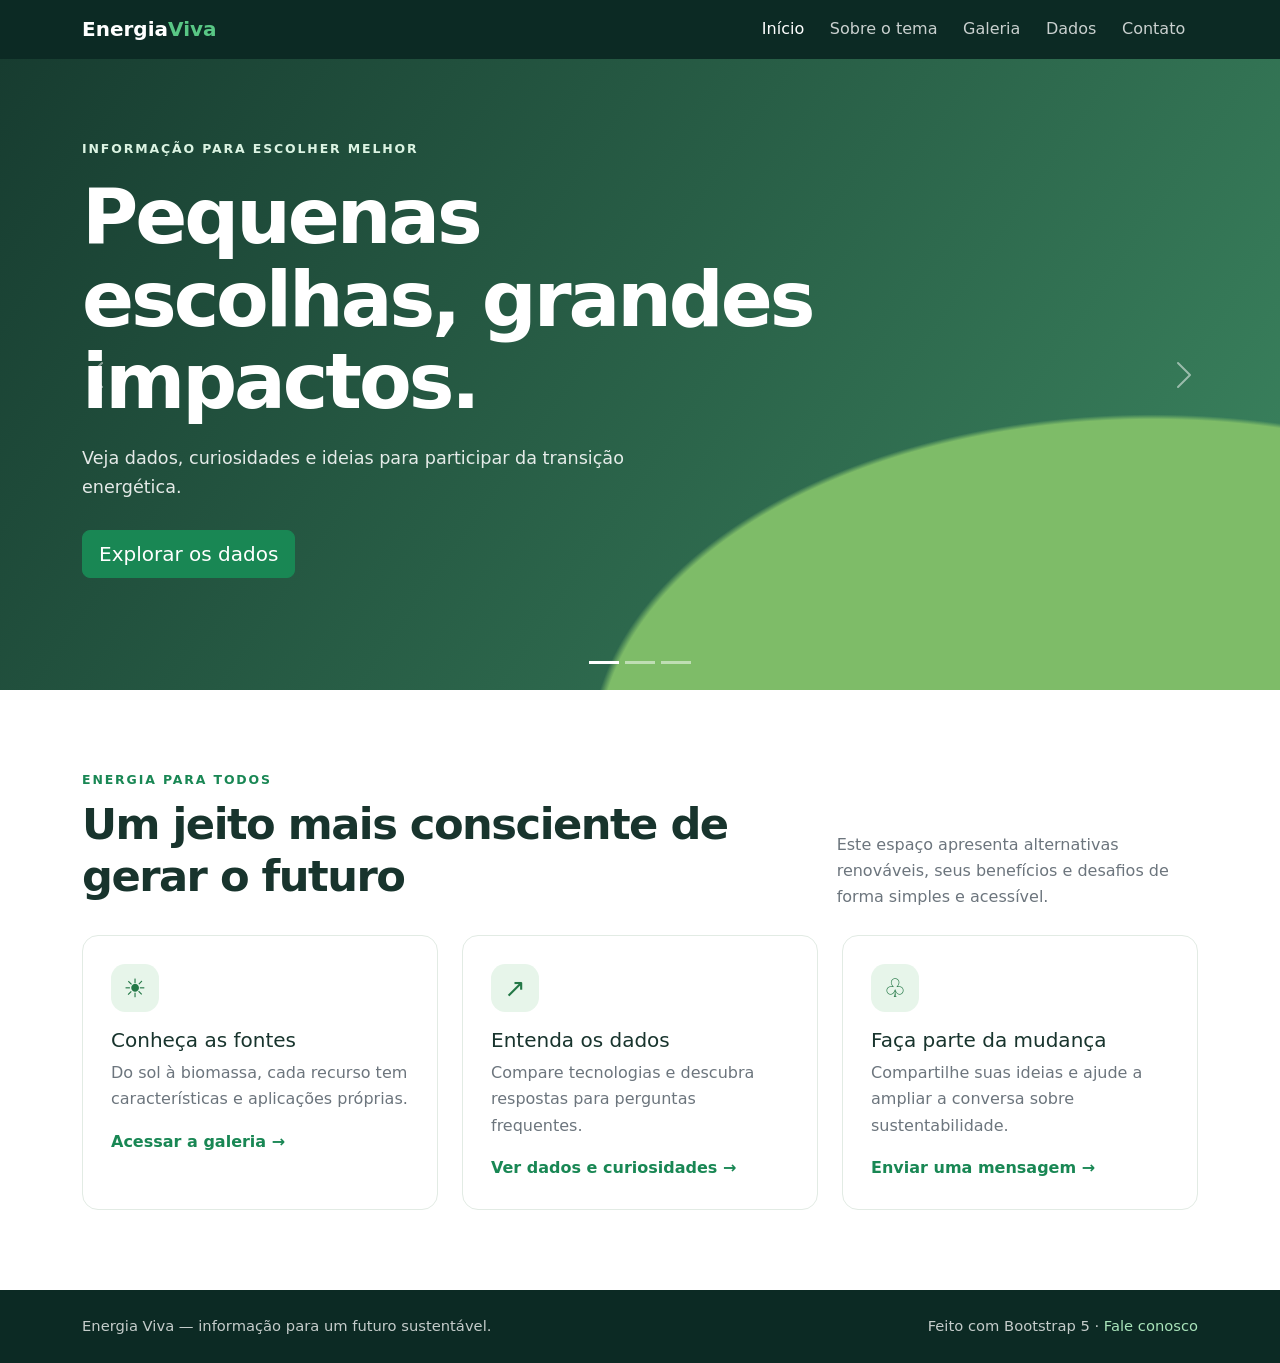
<file: index.html>
<!doctype html>
<html lang="pt-BR">
<head>
    <meta charset="utf-8">
    <meta name="viewport" content="width=device-width, initial-scale=1">
    <meta name="description" content="Conheça fontes de energia limpa e caminhos para um futuro mais sustentável.">
    <title>Energia Viva | Início</title>
    <link href="https://cdn.jsdelivr.net/npm/bootstrap@5.3.3/dist/css/bootstrap.min.css" rel="stylesheet">
    <link rel="stylesheet" href="style.css">
</head>
<body>
    <nav class="navbar navbar-expand-lg navbar-dark site-navbar">
        <div class="container">
            <a class="navbar-brand fw-bold" href="index.html">Energia<span class="brand-accent">Viva</span></a>
            <button class="navbar-toggler" type="button" data-bs-toggle="collapse" data-bs-target="#siteNav" aria-controls="siteNav" aria-expanded="false" aria-label="Abrir menu">
                <span class="navbar-toggler-icon"></span>
            </button>
            <div class="collapse navbar-collapse" id="siteNav">
                <ul class="navbar-nav ms-auto">
                    <li class="nav-item"><a class="nav-link active" aria-current="page" href="index.html">Início</a></li>
                    <li class="nav-item"><a class="nav-link" href="sobre.html">Sobre o tema</a></li>
                    <li class="nav-item"><a class="nav-link" href="galeria.html">Galeria</a></li>
                    <li class="nav-item"><a class="nav-link" href="dados.html">Dados</a></li>
                    <li class="nav-item"><a class="nav-link" href="contato.html">Contato</a></li>
                </ul>
            </div>
        </div>
    </nav>

    <main>
        <section class="hero-section">
            <div id="heroCarousel" class="carousel slide" data-bs-ride="carousel">
                <div class="carousel-indicators">
                    <button type="button" data-bs-target="#heroCarousel" data-bs-slide-to="0" class="active" aria-current="true" aria-label="Destaque 1"></button>
                    <button type="button" data-bs-target="#heroCarousel" data-bs-slide-to="1" aria-label="Destaque 2"></button>
                    <button type="button" data-bs-target="#heroCarousel" data-bs-slide-to="2" aria-label="Destaque 3"></button>
                </div>
                <div class="carousel-inner">
                    <div class="carousel-item active hero-slide hero-sun">
                        <div class="container hero-content">
                            <p class="eyebrow">Um futuro melhor começa agora</p>
                            <h1>Energia limpa.<br>Vida em equilíbrio.</h1>
                            <p class="hero-copy">Descubra como fontes renováveis ajudam a cuidar do planeta e a transformar o nosso dia a dia.</p>
                            <a class="btn btn-success btn-lg" href="sobre.html">Conheça o tema</a>
                        </div>
                    </div>
                    <div class="carousel-item hero-slide hero-wind">
                        <div class="container hero-content">
                            <p class="eyebrow">Inovação que vem da natureza</p>
                            <h2>O vento também move o amanhã.</h2>
                            <p class="hero-copy">Explore as tecnologias que aproveitam recursos naturais para produzir eletricidade.</p>
                            <a class="btn btn-light btn-lg" href="galeria.html">Ver fontes de energia</a>
                        </div>
                    </div>
                    <div class="carousel-item hero-slide hero-green">
                        <div class="container hero-content">
                            <p class="eyebrow">Informação para escolher melhor</p>
                            <h2>Pequenas escolhas, grandes impactos.</h2>
                            <p class="hero-copy">Veja dados, curiosidades e ideias para participar da transição energética.</p>
                            <a class="btn btn-success btn-lg" href="dados.html">Explorar os dados</a>
                        </div>
                    </div>
                </div>
                <button class="carousel-control-prev" type="button" data-bs-target="#heroCarousel" data-bs-slide="prev" aria-label="Destaque anterior">
                    <span class="carousel-control-prev-icon" aria-hidden="true"></span>
                </button>
                <button class="carousel-control-next" type="button" data-bs-target="#heroCarousel" data-bs-slide="next" aria-label="Próximo destaque">
                    <span class="carousel-control-next-icon" aria-hidden="true"></span>
                </button>
            </div>
        </section>

        <section class="container section-padding">
            <div class="row align-items-end g-3 mb-4">
                <div class="col-lg-8">
                    <p class="eyebrow text-success mb-2">Energia para todos</p>
                    <h2 class="section-title">Um jeito mais consciente de gerar o futuro</h2>
                </div>
                <div class="col-lg-4">
                    <p class="text-secondary mb-0">Este espaço apresenta alternativas renováveis, seus benefícios e desafios de forma simples e acessível.</p>
                </div>
            </div>
            <div class="row g-4">
                <div class="col-sm-6 col-lg-4">
                    <article class="feature-card h-100">
                        <span class="feature-icon" aria-hidden="true">☀</span>
                        <h3 class="h5">Conheça as fontes</h3>
                        <p class="text-secondary">Do sol à biomassa, cada recurso tem características e aplicações próprias.</p>
                        <a href="galeria.html" class="text-success fw-semibold">Acessar a galeria →</a>
                    </article>
                </div>
                <div class="col-sm-6 col-lg-4">
                    <article class="feature-card h-100">
                        <span class="feature-icon" aria-hidden="true">↗</span>
                        <h3 class="h5">Entenda os dados</h3>
                        <p class="text-secondary">Compare tecnologias e descubra respostas para perguntas frequentes.</p>
                        <a href="dados.html" class="text-success fw-semibold">Ver dados e curiosidades →</a>
                    </article>
                </div>
                <div class="col-sm-6 col-lg-4">
                    <article class="feature-card h-100">
                        <span class="feature-icon" aria-hidden="true">♧</span>
                        <h3 class="h5">Faça parte da mudança</h3>
                        <p class="text-secondary">Compartilhe suas ideias e ajude a ampliar a conversa sobre sustentabilidade.</p>
                        <a href="contato.html" class="text-success fw-semibold">Enviar uma mensagem →</a>
                    </article>
                </div>
            </div>
        </section>
    </main>

    <footer class="site-footer">
        <div class="container d-flex flex-column flex-md-row justify-content-between gap-2">
            <span>Energia Viva — informação para um futuro sustentável.</span>
            <span>Feito com Bootstrap 5 · <a href="contato.html">Fale conosco</a></span>
        </div>
    </footer>
    <script src="https://cdn.jsdelivr.net/npm/bootstrap@5.3.3/dist/js/bootstrap.bundle.min.js"></script>
</body>
</html>
</file>
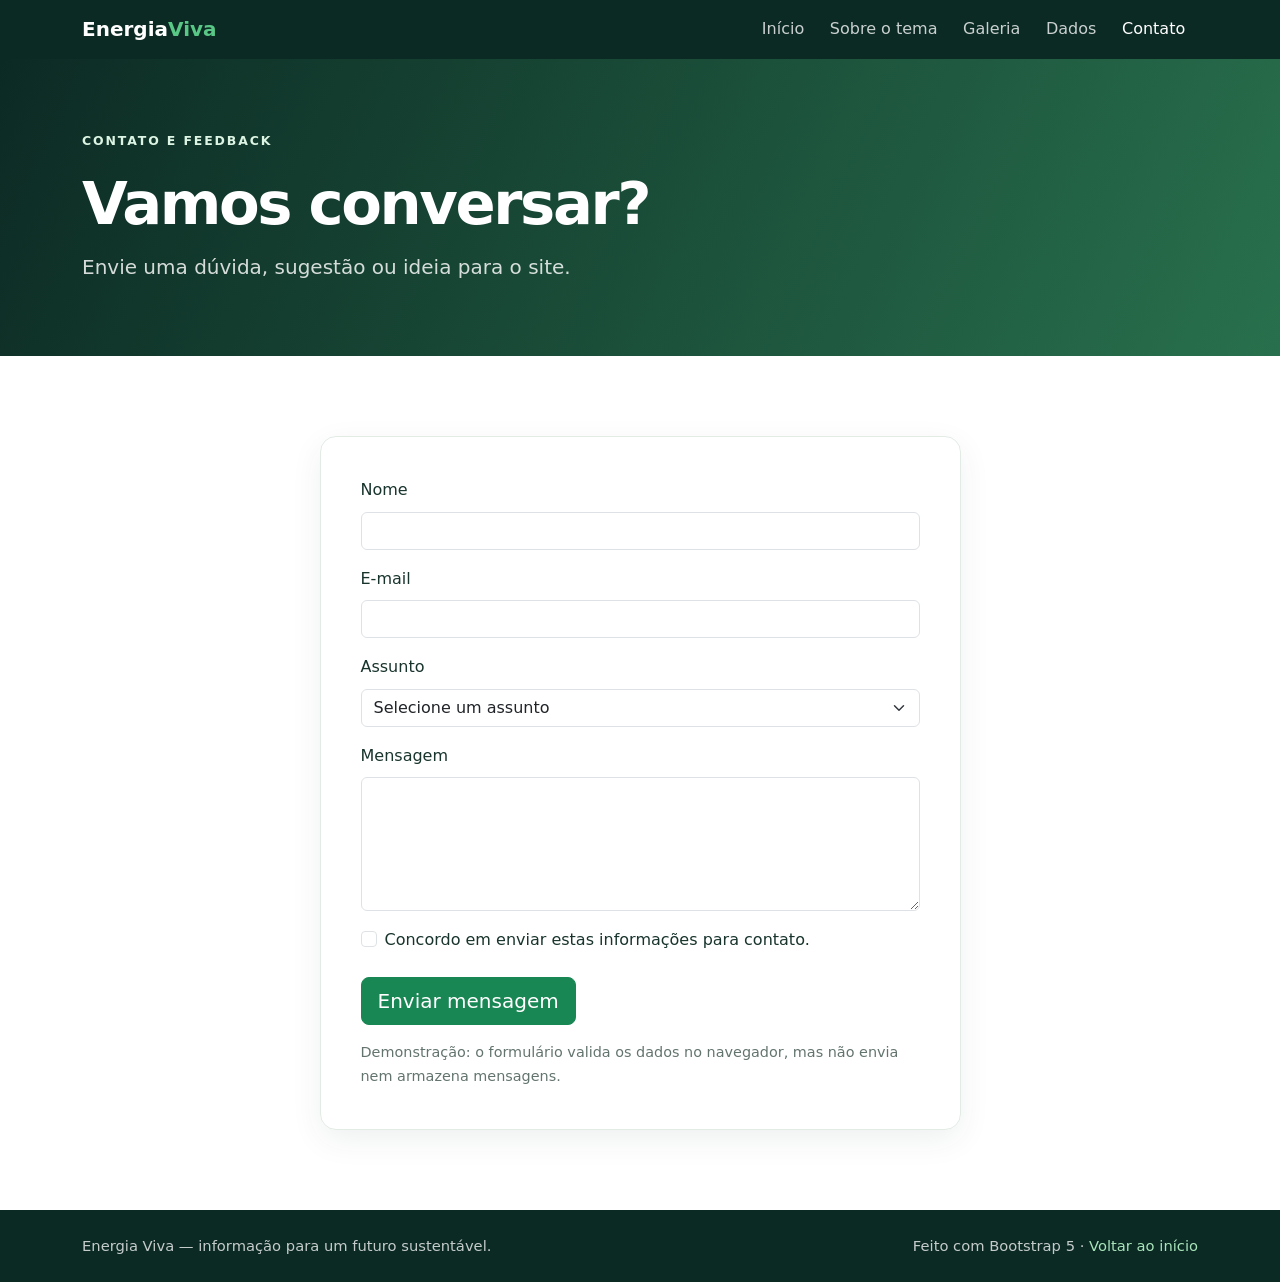
<file: contato.html>
<!doctype html>
<html lang="pt-BR">
<head>
    <meta charset="utf-8">
    <meta name="viewport" content="width=device-width, initial-scale=1">
    <meta name="description" content="Entre em contato e envie seu feedback sobre energia limpa.">
    <title>Energia Viva | Contato e feedback</title>
    <link href="https://cdn.jsdelivr.net/npm/bootstrap@5.3.3/dist/css/bootstrap.min.css" rel="stylesheet">
    <link rel="stylesheet" href="style.css">
</head>
<body>
    <nav class="navbar navbar-expand-lg navbar-dark site-navbar">
        <div class="container">
            <a class="navbar-brand fw-bold" href="index.html">Energia<span class="brand-accent">Viva</span></a>
            <button class="navbar-toggler" type="button" data-bs-toggle="collapse" data-bs-target="#siteNav" aria-controls="siteNav" aria-expanded="false" aria-label="Abrir menu"><span class="navbar-toggler-icon"></span></button>
            <div class="collapse navbar-collapse" id="siteNav">
                <ul class="navbar-nav ms-auto">
                    <li class="nav-item"><a class="nav-link" href="index.html">Início</a></li>
                    <li class="nav-item"><a class="nav-link" href="sobre.html">Sobre o tema</a></li>
                    <li class="nav-item"><a class="nav-link" href="galeria.html">Galeria</a></li>
                    <li class="nav-item"><a class="nav-link" href="dados.html">Dados</a></li>
                    <li class="nav-item"><a class="nav-link active" aria-current="page" href="contato.html">Contato</a></li>
                </ul>
            </div>
        </div>
    </nav>

    <main>
        <header class="page-hero">
            <div class="container">
                <p class="eyebrow">Contato e feedback</p>
                <h1>Vamos conversar?</h1>
                <p class="lead mb-0">Envie uma dúvida, sugestão ou ideia para o site.</p>
            </div>
        </header>
        <section class="container section-padding">
            <div class="row justify-content-center">
                <div class="col-lg-8 col-xl-7">
                    <form class="contact-card needs-validation" id="contactForm" novalidate>
                        <div class="mb-3">
                            <label for="name" class="form-label">Nome</label>
                            <input type="text" class="form-control" id="name" name="name" autocomplete="name" required>
                        </div>
                        <div class="mb-3">
                            <label for="email" class="form-label">E-mail</label>
                            <input type="email" class="form-control" id="email" name="email" autocomplete="email" required>
                        </div>
                        <div class="mb-3">
                            <label for="subject" class="form-label">Assunto</label>
                            <select class="form-select" id="subject" name="subject" required>
                                <option value="" selected disabled>Selecione um assunto</option>
                                <option value="duvida">Dúvida</option>
                                <option value="sugestao">Sugestão</option>
                                <option value="feedback">Feedback</option>
                                <option value="outro">Outro</option>
                            </select>
                        </div>
                        <div class="mb-3">
                            <label for="message" class="form-label">Mensagem</label>
                            <textarea class="form-control" id="message" name="message" rows="5" required></textarea>
                        </div>
                        <div class="form-check mb-4">
                            <input class="form-check-input" type="checkbox" value="consent" id="consent" required>
                            <label class="form-check-label" for="consent">Concordo em enviar estas informações para contato.</label>
                        </div>
                        <button type="submit" class="btn btn-success btn-lg">Enviar mensagem</button>
                        <div class="alert alert-info mt-4 mb-0" id="formFeedback" role="status" aria-live="polite" hidden></div>
                        <p class="form-note mt-3 mb-0">Demonstração: o formulário valida os dados no navegador, mas não envia nem armazena mensagens.</p>
                    </form>
                </div>
            </div>
        </section>
    </main>

    <footer class="site-footer"><div class="container d-flex flex-column flex-md-row justify-content-between gap-2"><span>Energia Viva — informação para um futuro sustentável.</span><span>Feito com Bootstrap 5 · <a href="index.html">Voltar ao início</a></span></div></footer>
    <script src="https://cdn.jsdelivr.net/npm/bootstrap@5.3.3/dist/js/bootstrap.bundle.min.js"></script>
    <script src="script.js"></script>
</body>
</html>
</file>
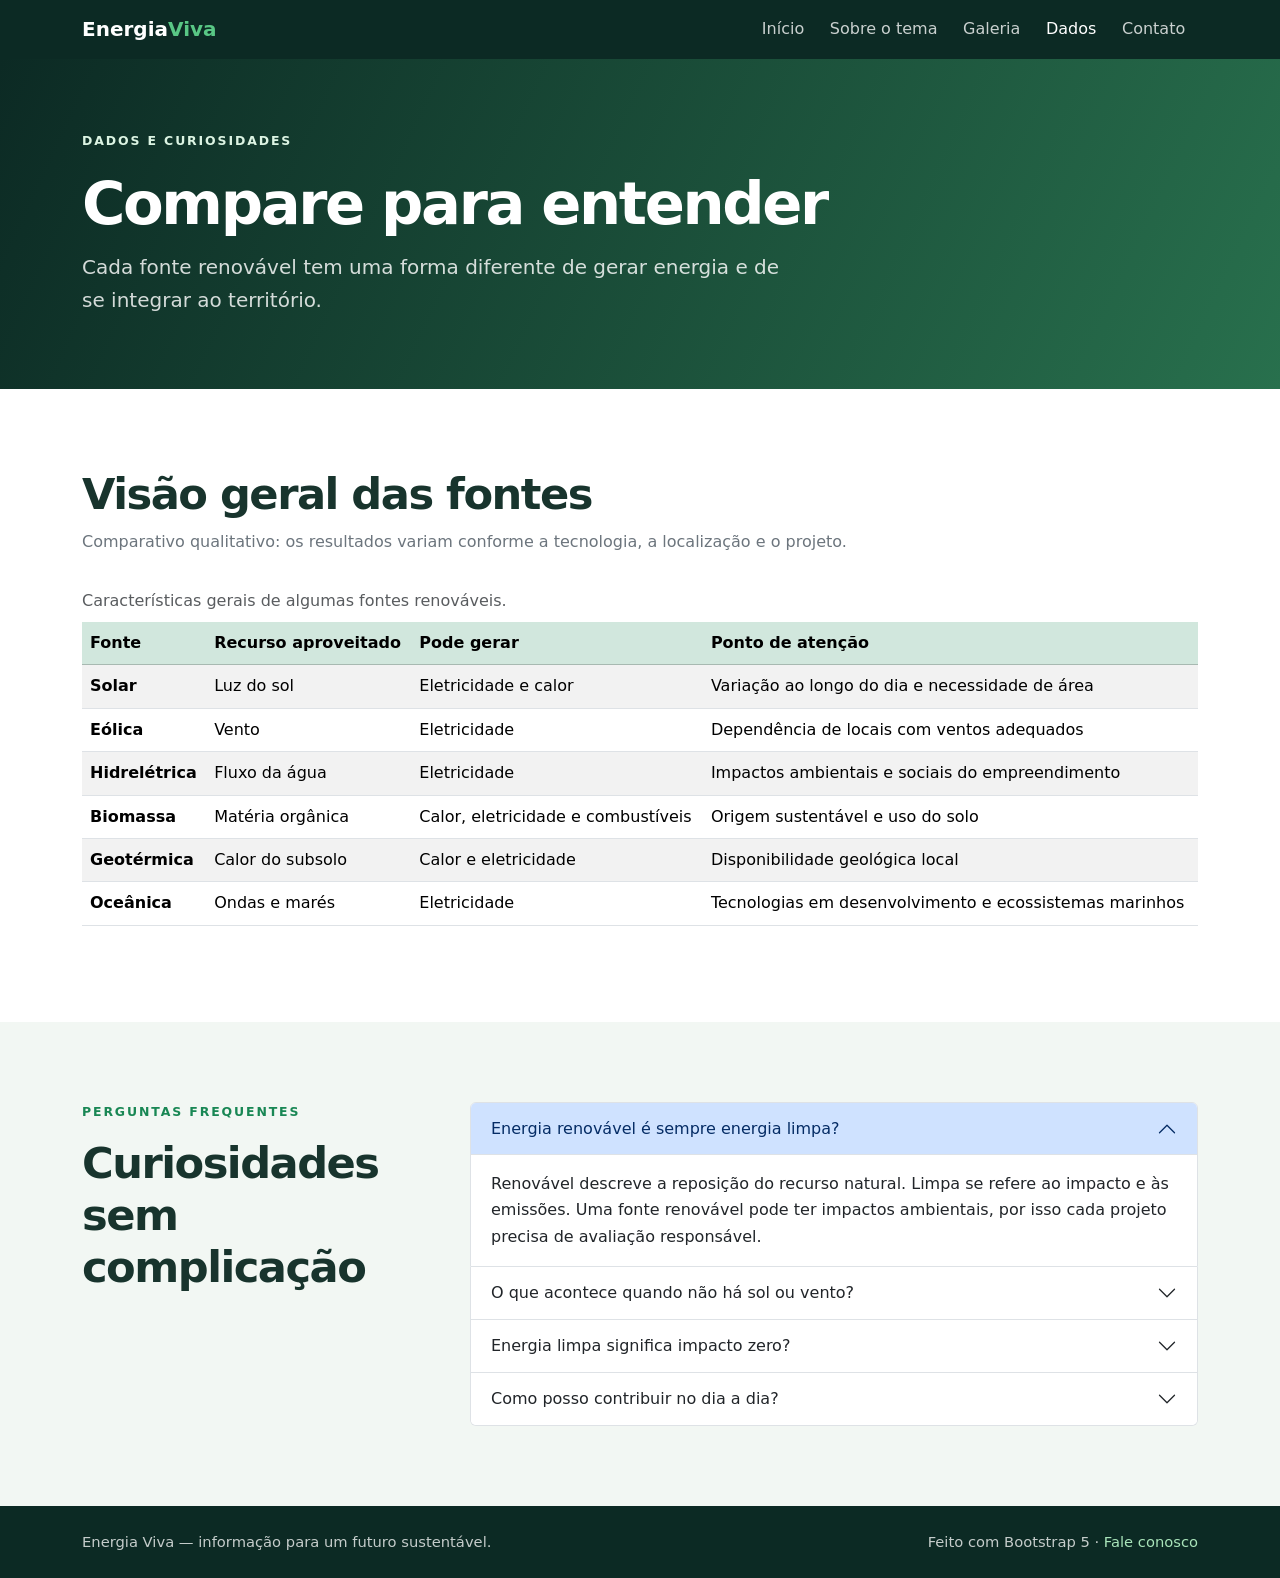
<file: dados.html>
<!doctype html>
<html lang="pt-BR">
<head>
    <meta charset="utf-8">
    <meta name="viewport" content="width=device-width, initial-scale=1">
    <meta name="description" content="Compare fontes renováveis e veja respostas para dúvidas sobre energia limpa.">
    <title>Energia Viva | Dados e curiosidades</title>
    <link href="https://cdn.jsdelivr.net/npm/bootstrap@5.3.3/dist/css/bootstrap.min.css" rel="stylesheet">
    <link rel="stylesheet" href="style.css">
</head>
<body>
    <nav class="navbar navbar-expand-lg navbar-dark site-navbar">
        <div class="container">
            <a class="navbar-brand fw-bold" href="index.html">Energia<span class="brand-accent">Viva</span></a>
            <button class="navbar-toggler" type="button" data-bs-toggle="collapse" data-bs-target="#siteNav" aria-controls="siteNav" aria-expanded="false" aria-label="Abrir menu"><span class="navbar-toggler-icon"></span></button>
            <div class="collapse navbar-collapse" id="siteNav">
                <ul class="navbar-nav ms-auto">
                    <li class="nav-item"><a class="nav-link" href="index.html">Início</a></li>
                    <li class="nav-item"><a class="nav-link" href="sobre.html">Sobre o tema</a></li>
                    <li class="nav-item"><a class="nav-link" href="galeria.html">Galeria</a></li>
                    <li class="nav-item"><a class="nav-link active" aria-current="page" href="dados.html">Dados</a></li>
                    <li class="nav-item"><a class="nav-link" href="contato.html">Contato</a></li>
                </ul>
            </div>
        </div>
    </nav>

    <main>
        <header class="page-hero">
            <div class="container">
                <p class="eyebrow">Dados e curiosidades</p>
                <h1>Compare para entender</h1>
                <p class="lead mb-0">Cada fonte renovável tem uma forma diferente de gerar energia e de se integrar ao território.</p>
            </div>
        </header>
        <section class="container section-padding">
            <h2 class="section-title mb-2">Visão geral das fontes</h2>
            <p class="text-secondary mb-4">Comparativo qualitativo: os resultados variam conforme a tecnologia, a localização e o projeto.</p>
            <div class="table-responsive">
                <table class="table table-striped table-hover align-middle">
                    <caption class="caption-top">Características gerais de algumas fontes renováveis.</caption>
                    <thead class="table-success">
                        <tr><th scope="col">Fonte</th><th scope="col">Recurso aproveitado</th><th scope="col">Pode gerar</th><th scope="col">Ponto de atenção</th></tr>
                    </thead>
                    <tbody>
                        <tr><th scope="row">Solar</th><td>Luz do sol</td><td>Eletricidade e calor</td><td>Variação ao longo do dia e necessidade de área</td></tr>
                        <tr><th scope="row">Eólica</th><td>Vento</td><td>Eletricidade</td><td>Dependência de locais com ventos adequados</td></tr>
                        <tr><th scope="row">Hidrelétrica</th><td>Fluxo da água</td><td>Eletricidade</td><td>Impactos ambientais e sociais do empreendimento</td></tr>
                        <tr><th scope="row">Biomassa</th><td>Matéria orgânica</td><td>Calor, eletricidade e combustíveis</td><td>Origem sustentável e uso do solo</td></tr>
                        <tr><th scope="row">Geotérmica</th><td>Calor do subsolo</td><td>Calor e eletricidade</td><td>Disponibilidade geológica local</td></tr>
                        <tr><th scope="row">Oceânica</th><td>Ondas e marés</td><td>Eletricidade</td><td>Tecnologias em desenvolvimento e ecossistemas marinhos</td></tr>
                    </tbody>
                </table>
            </div>
        </section>
        <section class="soft-section section-padding">
            <div class="container">
                <div class="row g-5">
                    <div class="col-lg-4">
                        <p class="eyebrow text-success">Perguntas frequentes</p>
                        <h2 class="section-title">Curiosidades sem complicação</h2>
                    </div>
                    <div class="col-lg-8">
                        <div class="accordion" id="energyFaq">
                            <div class="accordion-item">
                                <h3 class="accordion-header"><button class="accordion-button" type="button" data-bs-toggle="collapse" data-bs-target="#faqOne" aria-expanded="true" aria-controls="faqOne">Energia renovável é sempre energia limpa?</button></h3>
                                <div id="faqOne" class="accordion-collapse collapse show" data-bs-parent="#energyFaq"><div class="accordion-body">Renovável descreve a reposição do recurso natural. Limpa se refere ao impacto e às emissões. Uma fonte renovável pode ter impactos ambientais, por isso cada projeto precisa de avaliação responsável.</div></div>
                            </div>
                            <div class="accordion-item">
                                <h3 class="accordion-header"><button class="accordion-button collapsed" type="button" data-bs-toggle="collapse" data-bs-target="#faqTwo" aria-expanded="false" aria-controls="faqTwo">O que acontece quando não há sol ou vento?</button></h3>
                                <div id="faqTwo" class="accordion-collapse collapse" data-bs-parent="#energyFaq"><div class="accordion-body">Sistemas elétricos equilibram diferentes fontes, redes de transmissão, armazenamento e gestão da demanda. A combinação necessária depende de cada região.</div></div>
                            </div>
                            <div class="accordion-item">
                                <h3 class="accordion-header"><button class="accordion-button collapsed" type="button" data-bs-toggle="collapse" data-bs-target="#faqThree" aria-expanded="false" aria-controls="faqThree">Energia limpa significa impacto zero?</button></h3>
                                <div id="faqThree" class="accordion-collapse collapse" data-bs-parent="#energyFaq"><div class="accordion-body">Não. Toda infraestrutura tem impactos ao longo do seu ciclo de vida. O objetivo é reduzi-los, comparar alternativas e planejar projetos com transparência e participação social.</div></div>
                            </div>
                            <div class="accordion-item">
                                <h3 class="accordion-header"><button class="accordion-button collapsed" type="button" data-bs-toggle="collapse" data-bs-target="#faqFour" aria-expanded="false" aria-controls="faqFour">Como posso contribuir no dia a dia?</button></h3>
                                <div id="faqFour" class="accordion-collapse collapse" data-bs-parent="#energyFaq"><div class="accordion-body">Usar energia com eficiência, conhecer as opções disponíveis na sua região e apoiar decisões informadas são formas de participar da transição energética.</div></div>
                            </div>
                        </div>
                    </div>
                </div>
            </div>
        </section>
    </main>

    <footer class="site-footer"><div class="container d-flex flex-column flex-md-row justify-content-between gap-2"><span>Energia Viva — informação para um futuro sustentável.</span><span>Feito com Bootstrap 5 · <a href="contato.html">Fale conosco</a></span></div></footer>
    <script src="https://cdn.jsdelivr.net/npm/bootstrap@5.3.3/dist/js/bootstrap.bundle.min.js"></script>
</body>
</html>
</file>
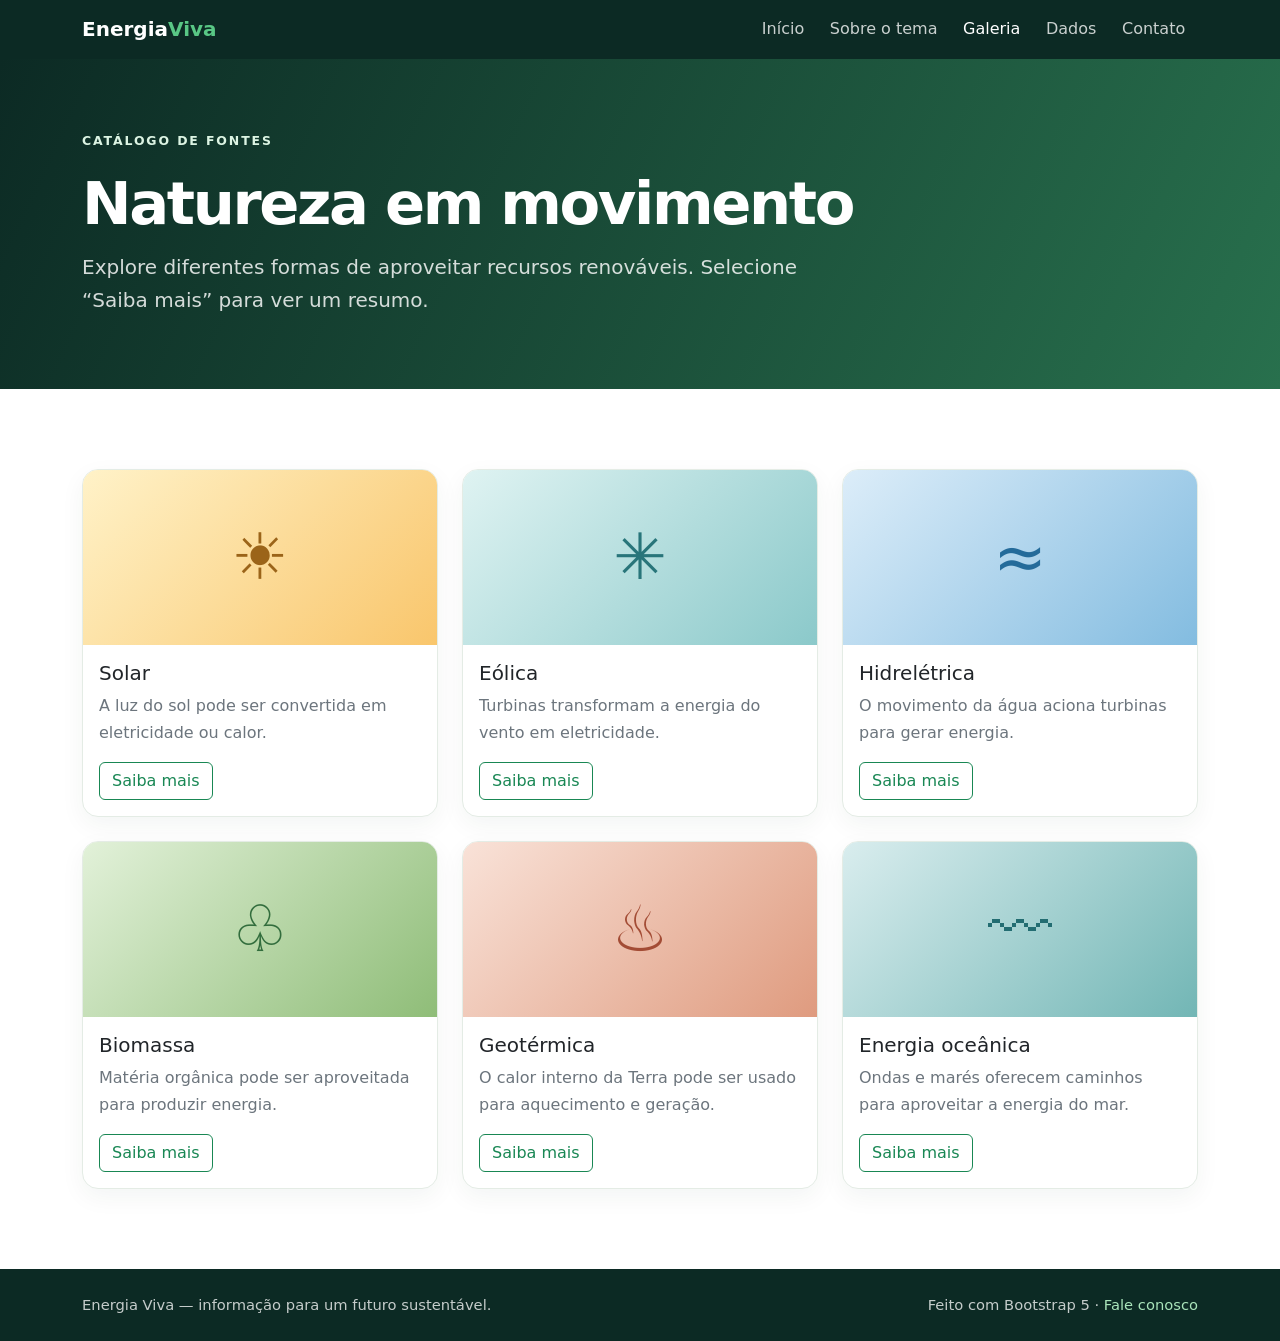
<file: galeria.html>
<!doctype html>
<html lang="pt-BR">
<head>
    <meta charset="utf-8">
    <meta name="viewport" content="width=device-width, initial-scale=1">
    <meta name="description" content="Conheça seis fontes de energia renovável e suas aplicações.">
    <title>Energia Viva | Galeria</title>
    <link href="https://cdn.jsdelivr.net/npm/bootstrap@5.3.3/dist/css/bootstrap.min.css" rel="stylesheet">
    <link rel="stylesheet" href="style.css">
</head>
<body>
    <nav class="navbar navbar-expand-lg navbar-dark site-navbar">
        <div class="container">
            <a class="navbar-brand fw-bold" href="index.html">Energia<span class="brand-accent">Viva</span></a>
            <button class="navbar-toggler" type="button" data-bs-toggle="collapse" data-bs-target="#siteNav" aria-controls="siteNav" aria-expanded="false" aria-label="Abrir menu"><span class="navbar-toggler-icon"></span></button>
            <div class="collapse navbar-collapse" id="siteNav">
                <ul class="navbar-nav ms-auto">
                    <li class="nav-item"><a class="nav-link" href="index.html">Início</a></li>
                    <li class="nav-item"><a class="nav-link" href="sobre.html">Sobre o tema</a></li>
                    <li class="nav-item"><a class="nav-link active" aria-current="page" href="galeria.html">Galeria</a></li>
                    <li class="nav-item"><a class="nav-link" href="dados.html">Dados</a></li>
                    <li class="nav-item"><a class="nav-link" href="contato.html">Contato</a></li>
                </ul>
            </div>
        </div>
    </nav>

    <main>
        <header class="page-hero">
            <div class="container">
                <p class="eyebrow">Catálogo de fontes</p>
                <h1>Natureza em movimento</h1>
                <p class="lead mb-0">Explore diferentes formas de aproveitar recursos renováveis. Selecione “Saiba mais” para ver um resumo.</p>
            </div>
        </header>
        <section class="container section-padding">
            <div class="row g-4">
                <div class="col-sm-6 col-lg-4">
                    <article class="card source-card h-100">
                        <div class="source-art source-solar" aria-hidden="true"><span>☀</span></div>
                        <div class="card-body d-flex flex-column"><h2 class="h5">Solar</h2><p class="text-secondary">A luz do sol pode ser convertida em eletricidade ou calor.</p><button class="btn btn-outline-success mt-auto align-self-start" data-bs-toggle="modal" data-bs-target="#solarModal">Saiba mais</button></div>
                    </article>
                </div>
                <div class="col-sm-6 col-lg-4">
                    <article class="card source-card h-100">
                        <div class="source-art source-wind" aria-hidden="true"><span>✳</span></div>
                        <div class="card-body d-flex flex-column"><h2 class="h5">Eólica</h2><p class="text-secondary">Turbinas transformam a energia do vento em eletricidade.</p><button class="btn btn-outline-success mt-auto align-self-start" data-bs-toggle="modal" data-bs-target="#windModal">Saiba mais</button></div>
                    </article>
                </div>
                <div class="col-sm-6 col-lg-4">
                    <article class="card source-card h-100">
                        <div class="source-art source-water" aria-hidden="true"><span>≈</span></div>
                        <div class="card-body d-flex flex-column"><h2 class="h5">Hidrelétrica</h2><p class="text-secondary">O movimento da água aciona turbinas para gerar energia.</p><button class="btn btn-outline-success mt-auto align-self-start" data-bs-toggle="modal" data-bs-target="#waterModal">Saiba mais</button></div>
                    </article>
                </div>
                <div class="col-sm-6 col-lg-4">
                    <article class="card source-card h-100">
                        <div class="source-art source-biomass" aria-hidden="true"><span>♧</span></div>
                        <div class="card-body d-flex flex-column"><h2 class="h5">Biomassa</h2><p class="text-secondary">Matéria orgânica pode ser aproveitada para produzir energia.</p><button class="btn btn-outline-success mt-auto align-self-start" data-bs-toggle="modal" data-bs-target="#biomassModal">Saiba mais</button></div>
                    </article>
                </div>
                <div class="col-sm-6 col-lg-4">
                    <article class="card source-card h-100">
                        <div class="source-art source-geothermal" aria-hidden="true"><span>♨</span></div>
                        <div class="card-body d-flex flex-column"><h2 class="h5">Geotérmica</h2><p class="text-secondary">O calor interno da Terra pode ser usado para aquecimento e geração.</p><button class="btn btn-outline-success mt-auto align-self-start" data-bs-toggle="modal" data-bs-target="#geoModal">Saiba mais</button></div>
                    </article>
                </div>
                <div class="col-sm-6 col-lg-4">
                    <article class="card source-card h-100">
                        <div class="source-art source-ocean" aria-hidden="true"><span>〰</span></div>
                        <div class="card-body d-flex flex-column"><h2 class="h5">Energia oceânica</h2><p class="text-secondary">Ondas e marés oferecem caminhos para aproveitar a energia do mar.</p><button class="btn btn-outline-success mt-auto align-self-start" data-bs-toggle="modal" data-bs-target="#oceanModal">Saiba mais</button></div>
                    </article>
                </div>
            </div>
        </section>
    </main>

    <div class="modal fade" id="solarModal" tabindex="-1" aria-labelledby="solarTitle" aria-hidden="true"><div class="modal-dialog modal-dialog-centered"><div class="modal-content"><div class="modal-header"><h2 class="modal-title fs-5" id="solarTitle">Energia solar</h2><button type="button" class="btn-close" data-bs-dismiss="modal" aria-label="Fechar"></button></div><div class="modal-body">Painéis fotovoltaicos convertem luz em eletricidade. Sistemas solares térmicos aproveitam o calor para aquecer água. A geração pode ocorrer em telhados ou em usinas.</div><div class="modal-footer"><button type="button" class="btn btn-success" data-bs-dismiss="modal">Entendi</button></div></div></div></div>
    <div class="modal fade" id="windModal" tabindex="-1" aria-labelledby="windTitle" aria-hidden="true"><div class="modal-dialog modal-dialog-centered"><div class="modal-content"><div class="modal-header"><h2 class="modal-title fs-5" id="windTitle">Energia eólica</h2><button type="button" class="btn-close" data-bs-dismiss="modal" aria-label="Fechar"></button></div><div class="modal-body">O vento movimenta as pás de aerogeradores, que acionam um gerador elétrico. Parques podem ser instalados em terra ou no mar, em locais com ventos adequados.</div><div class="modal-footer"><button type="button" class="btn btn-success" data-bs-dismiss="modal">Entendi</button></div></div></div></div>
    <div class="modal fade" id="waterModal" tabindex="-1" aria-labelledby="waterTitle" aria-hidden="true"><div class="modal-dialog modal-dialog-centered"><div class="modal-content"><div class="modal-header"><h2 class="modal-title fs-5" id="waterTitle">Energia hidrelétrica</h2><button type="button" class="btn-close" data-bs-dismiss="modal" aria-label="Fechar"></button></div><div class="modal-body">Usinas aproveitam a força ou o fluxo da água para movimentar turbinas. O planejamento deve considerar os ecossistemas, os territórios e as comunidades locais.</div><div class="modal-footer"><button type="button" class="btn btn-success" data-bs-dismiss="modal">Entendi</button></div></div></div></div>
    <div class="modal fade" id="biomassModal" tabindex="-1" aria-labelledby="biomassTitle" aria-hidden="true"><div class="modal-dialog modal-dialog-centered"><div class="modal-content"><div class="modal-header"><h2 class="modal-title fs-5" id="biomassTitle">Biomassa</h2><button type="button" class="btn-close" data-bs-dismiss="modal" aria-label="Fechar"></button></div><div class="modal-body">Resíduos agrícolas, florestais e orgânicos podem ser convertidos em calor, eletricidade ou biocombustíveis. A origem sustentável da matéria-prima é fundamental.</div><div class="modal-footer"><button type="button" class="btn btn-success" data-bs-dismiss="modal">Entendi</button></div></div></div></div>
    <div class="modal fade" id="geoModal" tabindex="-1" aria-labelledby="geoTitle" aria-hidden="true"><div class="modal-dialog modal-dialog-centered"><div class="modal-content"><div class="modal-header"><h2 class="modal-title fs-5" id="geoTitle">Energia geotérmica</h2><button type="button" class="btn-close" data-bs-dismiss="modal" aria-label="Fechar"></button></div><div class="modal-body">O calor armazenado no subsolo pode ser usado diretamente ou convertido em eletricidade. A viabilidade depende das condições geológicas de cada região.</div><div class="modal-footer"><button type="button" class="btn btn-success" data-bs-dismiss="modal">Entendi</button></div></div></div></div>
    <div class="modal fade" id="oceanModal" tabindex="-1" aria-labelledby="oceanTitle" aria-hidden="true"><div class="modal-dialog modal-dialog-centered"><div class="modal-content"><div class="modal-header"><h2 class="modal-title fs-5" id="oceanTitle">Energia oceânica</h2><button type="button" class="btn-close" data-bs-dismiss="modal" aria-label="Fechar"></button></div><div class="modal-body">Tecnologias experimentais e em desenvolvimento buscam converter o movimento das ondas e das marés em eletricidade, respeitando a vida marinha e a navegação.</div><div class="modal-footer"><button type="button" class="btn btn-success" data-bs-dismiss="modal">Entendi</button></div></div></div></div>

    <footer class="site-footer"><div class="container d-flex flex-column flex-md-row justify-content-between gap-2"><span>Energia Viva — informação para um futuro sustentável.</span><span>Feito com Bootstrap 5 · <a href="contato.html">Fale conosco</a></span></div></footer>
    <script src="https://cdn.jsdelivr.net/npm/bootstrap@5.3.3/dist/js/bootstrap.bundle.min.js"></script>
</body>
</html>
</file>
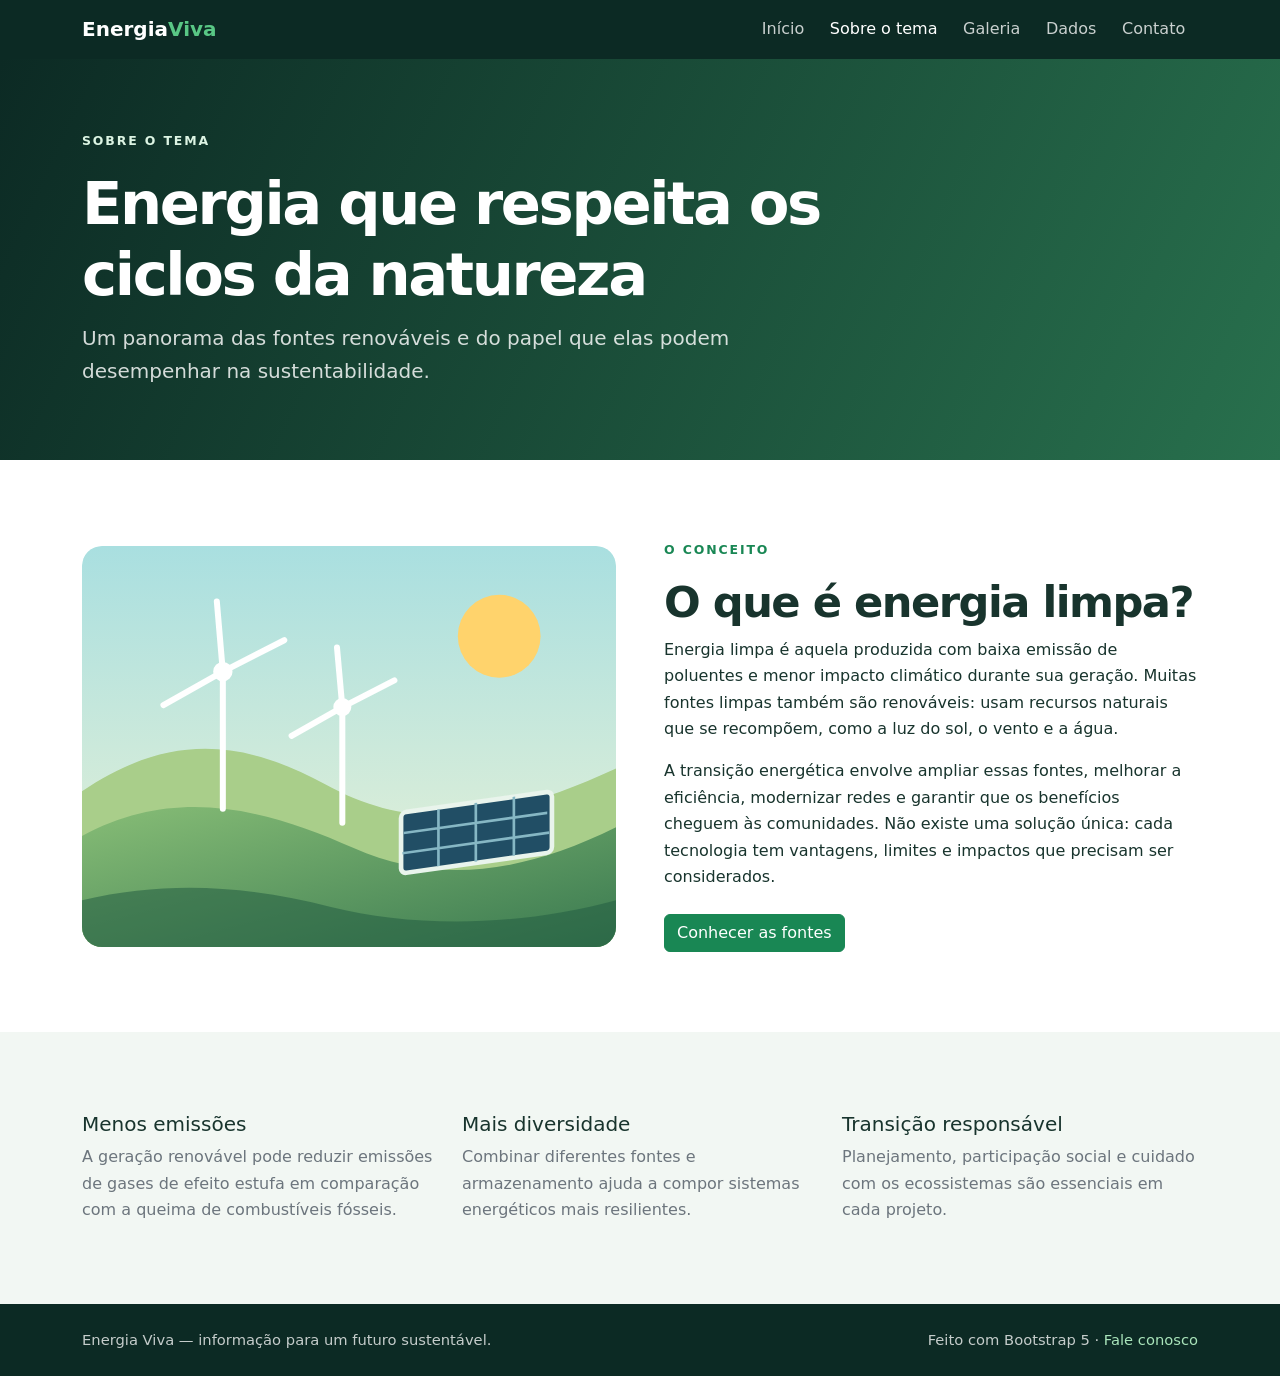
<file: sobre.html>
<!doctype html>
<html lang="pt-BR">
<head>
    <meta charset="utf-8">
    <meta name="viewport" content="width=device-width, initial-scale=1">
    <meta name="description" content="Entenda o conceito e a importância da energia limpa.">
    <title>Energia Viva | Sobre o tema</title>
    <link href="https://cdn.jsdelivr.net/npm/bootstrap@5.3.3/dist/css/bootstrap.min.css" rel="stylesheet">
    <link rel="stylesheet" href="style.css">
</head>
<body>
    <nav class="navbar navbar-expand-lg navbar-dark site-navbar">
        <div class="container">
            <a class="navbar-brand fw-bold" href="index.html">Energia<span class="brand-accent">Viva</span></a>
            <button class="navbar-toggler" type="button" data-bs-toggle="collapse" data-bs-target="#siteNav" aria-controls="siteNav" aria-expanded="false" aria-label="Abrir menu"><span class="navbar-toggler-icon"></span></button>
            <div class="collapse navbar-collapse" id="siteNav">
                <ul class="navbar-nav ms-auto">
                    <li class="nav-item"><a class="nav-link" href="index.html">Início</a></li>
                    <li class="nav-item"><a class="nav-link active" aria-current="page" href="sobre.html">Sobre o tema</a></li>
                    <li class="nav-item"><a class="nav-link" href="galeria.html">Galeria</a></li>
                    <li class="nav-item"><a class="nav-link" href="dados.html">Dados</a></li>
                    <li class="nav-item"><a class="nav-link" href="contato.html">Contato</a></li>
                </ul>
            </div>
        </div>
    </nav>

    <main>
        <header class="page-hero">
            <div class="container">
                <p class="eyebrow">Sobre o tema</p>
                <h1>Energia que respeita os ciclos da natureza</h1>
                <p class="lead mb-0">Um panorama das fontes renováveis e do papel que elas podem desempenhar na sustentabilidade.</p>
            </div>
        </header>
        <section class="container section-padding">
            <div class="row align-items-center g-5">
                <div class="col-lg-6">
                    <img class="energy-art img-fluid" src="image/energia-renovavel.svg" alt="Ilustração de turbinas eólicas e painéis solares em uma paisagem verde">
                </div>
                <div class="col-lg-6">
                    <p class="eyebrow text-success">O conceito</p>
                    <h2 class="section-title">O que é energia limpa?</h2>
                    <p>Energia limpa é aquela produzida com baixa emissão de poluentes e menor impacto climático durante sua geração. Muitas fontes limpas também são renováveis: usam recursos naturais que se recompõem, como a luz do sol, o vento e a água.</p>
                    <p>A transição energética envolve ampliar essas fontes, melhorar a eficiência, modernizar redes e garantir que os benefícios cheguem às comunidades. Não existe uma solução única: cada tecnologia tem vantagens, limites e impactos que precisam ser considerados.</p>
                    <a class="btn btn-success mt-2" href="galeria.html">Conhecer as fontes</a>
                </div>
            </div>
        </section>
        <section class="soft-section section-padding">
            <div class="container">
                <div class="row g-4">
                    <div class="col-md-4">
                        <h3 class="h5">Menos emissões</h3>
                        <p class="text-secondary mb-0">A geração renovável pode reduzir emissões de gases de efeito estufa em comparação com a queima de combustíveis fósseis.</p>
                    </div>
                    <div class="col-md-4">
                        <h3 class="h5">Mais diversidade</h3>
                        <p class="text-secondary mb-0">Combinar diferentes fontes e armazenamento ajuda a compor sistemas energéticos mais resilientes.</p>
                    </div>
                    <div class="col-md-4">
                        <h3 class="h5">Transição responsável</h3>
                        <p class="text-secondary mb-0">Planejamento, participação social e cuidado com os ecossistemas são essenciais em cada projeto.</p>
                    </div>
                </div>
            </div>
        </section>
    </main>

    <footer class="site-footer"><div class="container d-flex flex-column flex-md-row justify-content-between gap-2"><span>Energia Viva — informação para um futuro sustentável.</span><span>Feito com Bootstrap 5 · <a href="contato.html">Fale conosco</a></span></div></footer>
    <script src="https://cdn.jsdelivr.net/npm/bootstrap@5.3.3/dist/js/bootstrap.bundle.min.js"></script>
</body>
</html>
</file>
<file: style.css>
:root {
    --forest: #123b31;
    --forest-deep: #0c2a24;
    --leaf: #59c785;
    --ink: #18342d;
    --muted: #63746e;
    --mist: #f2f7f3;
}

body {
    color: var(--ink);
    font-family: system-ui, -apple-system, "Segoe UI", sans-serif;
    line-height: 1.65;
}

a {
    text-decoration: none;
}

.site-navbar {
    background: var(--forest-deep);
}

.brand-accent {
    color: var(--leaf);
}

.navbar-dark .navbar-nav .nav-link {
    color: rgba(255, 255, 255, .78);
    padding-inline: .8rem;
}

.navbar-dark .navbar-nav .nav-link:hover,
.navbar-dark .navbar-nav .nav-link.active {
    color: #fff;
}

.hero-slide {
    min-height: 540px;
    display: flex;
    align-items: center;
    color: #fff;
    background-color: var(--forest);
}

.hero-sun {
    background: radial-gradient(circle at 78% 28%, rgba(255, 215, 112, .85) 0 7%, transparent 7.5%), linear-gradient(125deg, #143d30 15%, #267552 68%, #8bcf7b);
}

.hero-wind {
    background: radial-gradient(ellipse at 90% 105%, #a7d47e 0 28%, transparent 28.5%), linear-gradient(125deg, #153d38, #277c83);
}

.hero-green {
    background: radial-gradient(ellipse at 90% 110%, #7ebc68 0 34%, transparent 34.5%), linear-gradient(125deg, #173c30, #3c8660);
}

.hero-content {
    padding-top: 5rem;
    padding-bottom: 7rem;
}

.hero-content h1,
.hero-content h2 {
    max-width: 760px;
    font-size: clamp(2.5rem, 6vw, 4.8rem);
    font-weight: 750;
    line-height: 1.08;
    letter-spacing: -.04em;
}

.hero-copy {
    max-width: 550px;
    margin: 1.25rem 0 1.75rem;
    font-size: 1.1rem;
    color: rgba(255, 255, 255, .88);
}

.eyebrow {
    color: #dcf4e3;
    font-size: .78rem;
    font-weight: 750;
    letter-spacing: .15em;
    text-transform: uppercase;
}

.section-padding {
    padding-top: 5rem;
    padding-bottom: 5rem;
}

.section-title {
    max-width: 760px;
    font-size: clamp(1.8rem, 4vw, 2.7rem);
    font-weight: 720;
    letter-spacing: -.035em;
}

.feature-card {
    padding: 1.75rem;
    border: 1px solid #e2ebe4;
    border-radius: 1rem;
    background: #fff;
}

.feature-icon {
    display: inline-grid;
    width: 3rem;
    height: 3rem;
    margin-bottom: 1rem;
    place-items: center;
    border-radius: .9rem;
    background: #e7f5ea;
    color: #237746;
    font-size: 1.6rem;
}

.page-hero {
    padding: 4.5rem 0;
    color: #fff;
    background: linear-gradient(115deg, var(--forest-deep), #28704d);
}

.page-hero h1 {
    max-width: 800px;
    margin-bottom: .8rem;
    font-size: clamp(2.2rem, 5vw, 3.7rem);
    font-weight: 750;
    letter-spacing: -.04em;
}

.page-hero .lead {
    max-width: 720px;
    color: rgba(255, 255, 255, .82);
}

.energy-art {
    display: block;
    width: 100%;
    border-radius: 1.25rem;
}

.soft-section {
    background: var(--mist);
}

.source-card {
    overflow: hidden;
    border: 1px solid #e4ece5;
    border-radius: 1rem;
    box-shadow: 0 8px 24px rgba(16, 53, 39, .05);
}

.source-art {
    display: grid;
    min-height: 175px;
    place-items: center;
    font-size: 4rem;
}

.source-solar { background: linear-gradient(135deg, #fff2c8, #f9c66c); color: #9b6419; }
.source-wind { background: linear-gradient(135deg, #dff3f2, #8bc9ca); color: #28757a; }
.source-water { background: linear-gradient(135deg, #dcedf9, #83bce0); color: #246b9a; }
.source-biomass { background: linear-gradient(135deg, #e2f1d9, #8fbd78); color: #326d3d; }
.source-geothermal { background: linear-gradient(135deg, #f9e2d8, #df9b7f); color: #a34c35; }
.source-ocean { background: linear-gradient(135deg, #d9edee, #72b6b5); color: #236d72; }

.contact-card {
    padding: clamp(1.25rem, 4vw, 2.5rem);
    border: 1px solid #e2ebe4;
    border-radius: 1rem;
    box-shadow: 0 10px 32px rgba(16, 53, 39, .07);
}

.form-note {
    color: var(--muted);
    font-size: .9rem;
}

.site-footer {
    padding: 1.5rem 0;
    color: rgba(255, 255, 255, .76);
    background: var(--forest-deep);
    font-size: .92rem;
}

.site-footer a {
    color: #a9e4ba;
}

@media (max-width: 575.98px) {
    .hero-slide {
        min-height: 500px;
    }

    .hero-content {
        padding-top: 4rem;
        padding-bottom: 6rem;
    }

}
</file>
